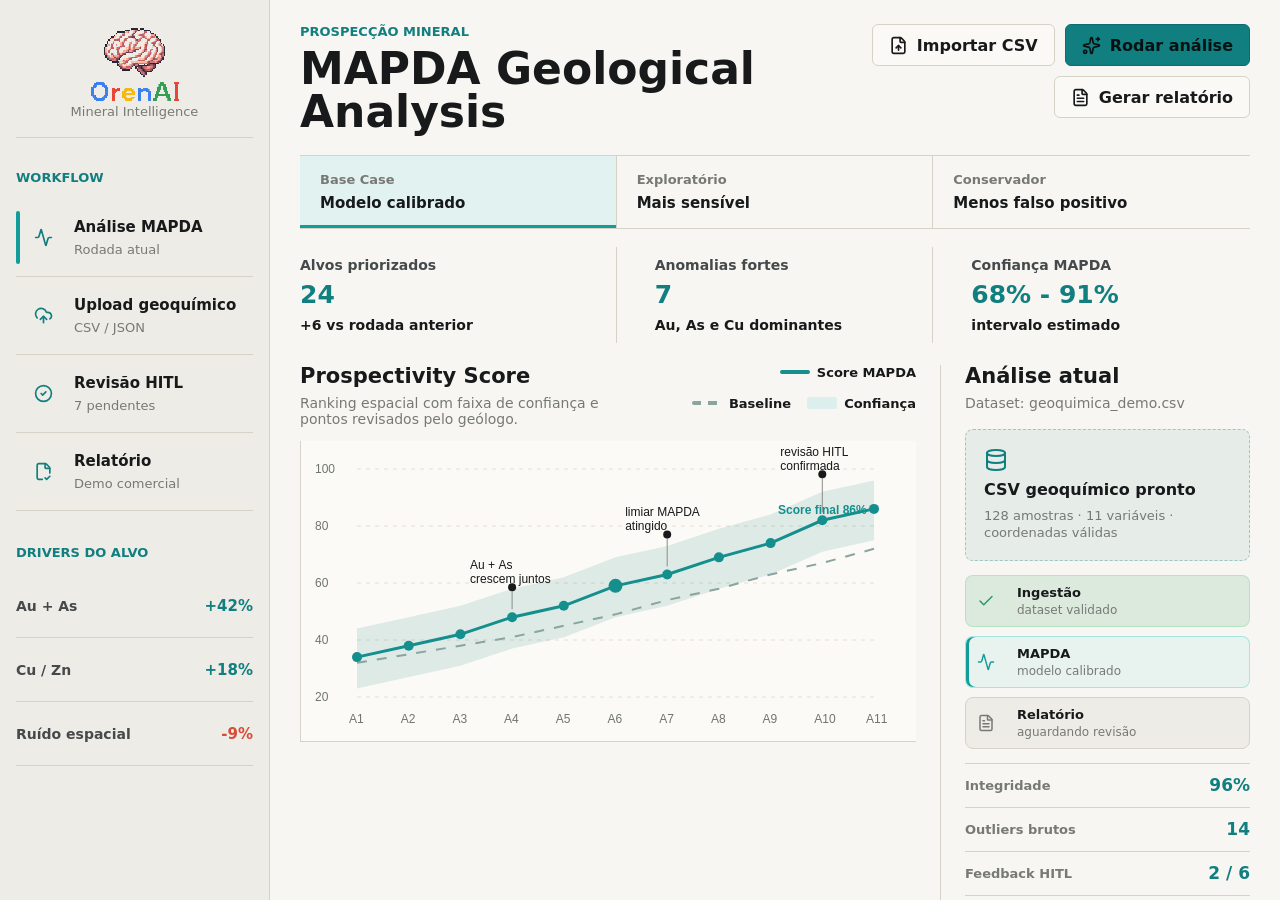
<file: Modelo De MVP/extracted_mvp/index.html>
<!doctype html>
<html lang="pt-BR">
  <head>
    <meta charset="utf-8" />
    <meta name="viewport" content="width=device-width, initial-scale=1" />
    <title>OrenAI | MAPDA Preview</title>
    <link rel="stylesheet" href="./styles.css" />
  </head>
  <body>
    <div class="browser-frame" aria-label="Prévia web OrenAI">
      <div class="app-shell">
        <aside class="sidebar" aria-label="Fluxo OrenAI">
          <div class="brand">
            <div class="brand-mark">
              <img src="./assets/orenai-logo.png?v=4" alt="OrenAI" />
            </div>
            <span>Mineral Intelligence</span>
          </div>

          <section class="sidebar-section">
            <p class="eyebrow">Workflow</p>
            <button class="nav-item active" type="button" data-view="analysis">
              <i data-lucide="activity"></i>
              <span>
                <strong>Análise MAPDA</strong>
                <small>Rodada atual</small>
              </span>
            </button>
            <button class="nav-item" type="button" data-view="upload">
              <i data-lucide="upload-cloud"></i>
              <span>
                <strong>Upload geoquímico</strong>
                <small>CSV / JSON</small>
              </span>
            </button>
            <button class="nav-item" type="button" data-view="review">
              <i data-lucide="check-circle-2"></i>
              <span>
                <strong>Revisão HITL</strong>
                <small>7 pendentes</small>
              </span>
            </button>
            <button class="nav-item" type="button" data-view="report">
              <i data-lucide="file-check-2"></i>
              <span>
                <strong>Relatório</strong>
                <small>Demo comercial</small>
              </span>
            </button>
          </section>

          <section class="sidebar-section drivers">
            <p class="eyebrow">Drivers do alvo</p>
            <article>
              <span>Au + As</span>
              <strong>+42%</strong>
            </article>
            <article>
              <span>Cu / Zn</span>
              <strong>+18%</strong>
            </article>
            <article>
              <span>Ruído espacial</span>
              <strong class="negative">-9%</strong>
            </article>
          </section>
        </aside>

        <main class="main-panel">
          <header class="page-header">
            <div>
              <p class="section-label">Prospecção mineral</p>
              <h1>MAPDA Geological Analysis</h1>
            </div>
            <div class="header-actions">
              <button class="ghost-button" type="button" id="uploadButton">
                <i data-lucide="file-up"></i>
                Importar CSV
              </button>
              <button class="primary-button" type="button" id="runAnalysisButton">
                <i data-lucide="sparkles"></i>
                Rodar análise
              </button>
              <button class="ghost-button" type="button" id="reportButton">
                <i data-lucide="file-text"></i>
                Gerar relatório
              </button>
              <input id="fileInput" type="file" accept=".csv,.json" hidden />
            </div>
          </header>

          <section class="scenario-strip" aria-label="Cenários de análise">
            <button class="scenario-option active" type="button" data-scenario="base">
              <span>Base Case</span>
              <strong>Modelo calibrado</strong>
            </button>
            <button class="scenario-option" type="button" data-scenario="upside">
              <span>Exploratório</span>
              <strong>Mais sensível</strong>
            </button>
            <button class="scenario-option" type="button" data-scenario="conservative">
              <span>Conservador</span>
              <strong>Menos falso positivo</strong>
            </button>
          </section>

          <section class="metric-row" aria-label="Indicadores principais">
            <article>
              <span>Alvos priorizados</span>
              <strong id="targetCount">24</strong>
              <small>+6 vs rodada anterior</small>
            </article>
            <article>
              <span>Anomalias fortes</span>
              <strong id="strongCount">7</strong>
              <small>Au, As e Cu dominantes</small>
            </article>
            <article>
              <span>Confiança MAPDA</span>
              <strong id="confidenceRange">68% - 91%</strong>
              <small>intervalo estimado</small>
            </article>
          </section>

          <section class="dashboard-grid">
            <article class="chart-panel">
              <div class="panel-header">
                <div>
                  <h2>Prospectivity Score</h2>
                  <p>Ranking espacial com faixa de confiança e pontos revisados pelo geólogo.</p>
                </div>
                <div class="legend" aria-label="Legenda do gráfico">
                  <span><b class="line-dot"></b> Score MAPDA</span>
                  <span><b class="dash-dot"></b> Baseline</span>
                  <span><b class="range-dot"></b> Confiança</span>
                </div>
              </div>
              <div class="chart-wrap">
                <canvas id="prospectivityChart" width="980" height="380" aria-label="Gráfico de prospectividade"></canvas>
              </div>
            </article>

            <article class="summary-panel">
              <div class="panel-header compact">
                <div>
                  <h2>Análise atual</h2>
                  <p id="datasetName">Dataset: geoquímica_demo.csv</p>
                </div>
              </div>

              <div class="upload-drop" id="dropZone">
                <i data-lucide="database"></i>
                <strong>CSV geoquímico pronto</strong>
                <span id="datasetSummary">128 amostras · 11 variáveis · coordenadas válidas</span>
              </div>

              <div class="pipeline-list" aria-label="Pipeline da análise">
                <div class="pipeline-step done" data-step="upload">
                  <i data-lucide="check"></i>
                  <span>
                    <strong>Ingestão</strong>
                    <small>dataset validado</small>
                  </span>
                </div>
                <div class="pipeline-step active" data-step="analysis">
                  <i data-lucide="activity"></i>
                  <span>
                    <strong>MAPDA</strong>
                    <small>modelo calibrado</small>
                  </span>
                </div>
                <div class="pipeline-step" data-step="report">
                  <i data-lucide="file-text"></i>
                  <span>
                    <strong>Relatório</strong>
                    <small>aguardando revisão</small>
                  </span>
                </div>
              </div>

              <div class="quality-list">
                <div>
                  <span>Integridade</span>
                  <strong id="integrityScore">96%</strong>
                </div>
                <div>
                  <span>Outliers brutos</span>
                  <strong id="outlierCount">14</strong>
                </div>
                <div>
                  <span>Feedback HITL</span>
                  <strong id="reviewedCount">3 / 7</strong>
                </div>
              </div>

              <div class="report-card" id="reportCard">
                <span>Último evento</span>
                <p>MAPDA detectou concentração anômala em amostras com Au, As e Cu acima do background regional.</p>
              </div>
            </article>
          </section>

          <section class="terrain-grid" id="heatmap" aria-label="Mapa de calor e interpretação espacial">
            <article class="heatmap-panel">
              <div class="panel-header">
                <div>
                  <h2>Mapa de calor do terreno</h2>
                  <p>Simulação espacial com superfície 2D e leitura 3D do subsolo.</p>
                </div>
                <div class="map-toolbar">
                  <div class="map-controls" role="group" aria-label="Modo de visualizacao do terreno">
                    <button class="map-chip active" type="button" data-map-view="surface">Superficie 2D</button>
                    <button class="map-chip" type="button" data-map-view="subsurface">Subsolo 3D</button>
                  </div>
                  <div class="map-controls" role="group" aria-label="Camadas do mapa">
                    <button class="map-chip active" type="button" data-layer="prospectivity">Score</button>
                    <button class="map-chip" type="button" data-layer="geochemistry">Geoquimica</button>
                    <button class="map-chip" type="button" data-layer="risk">Risco</button>
                  </div>
                </div>
              </div>
              <div class="heatmap-wrap">
                <canvas id="terrainHeatmap" width="920" height="420" aria-label="Mapa de calor de superfície e subsolo"></canvas>
                <div id="subsurfaceViewport" class="subsurface-viewport" aria-label="Visualização 3D do subsolo" hidden></div>
              </div>
            </article>

            <article class="insight-panel">
              <div class="panel-header compact">
                <div>
                  <h2>Leitura executiva</h2>
                  <p>O que a demo quer provar em 2 minutos.</p>
                </div>
              </div>

              <div class="insight-list">
                <article>
                  <span class="insight-kicker">Zona A</span>
                  <strong>Hotspot norte-leste</strong>
                  <p>Score alto por coocorrência Au + As, baixa penalização de ruído e boa continuidade espacial.</p>
                </article>
                <article>
                  <span class="insight-kicker warning">Atenção</span>
                  <strong>Falso positivo provável</strong>
                  <p>Faixa sudoeste tem resposta química forte, mas baixa consistência entre amostras vizinhas.</p>
                </article>
                <article>
                  <span class="insight-kicker success">Próxima ação</span>
                  <strong>Revisar 7 amostras</strong>
                  <p>O geólogo confirma ou rejeita os alvos antes do relatório comercial.</p>
                </article>
              </div>
            </article>
          </section>

          <section class="table-panel" id="review">
            <div class="panel-header">
              <div>
                <h2>Alvos prioritários por amostra</h2>
                <p>Fila de revisão humana antes do relatório final.</p>
              </div>
              <button class="ghost-button small" type="button" id="resetButton">
                <i data-lucide="rotate-ccw"></i>
                Resetar revisão
              </button>
            </div>

            <div class="table-scroll">
              <table>
                <thead>
                  <tr>
                    <th>Amostra</th>
                    <th>Região</th>
                    <th>Score</th>
                    <th>Fatores SHAP</th>
                    <th>Status</th>
                    <th>Ação</th>
                  </tr>
                </thead>
                <tbody id="targetRows"></tbody>
              </table>
            </div>
          </section>
        </main>
      </div>
    </div>

    <dialog class="report-dialog" id="reportDialog" aria-labelledby="reportTitle">
      <form method="dialog">
        <div class="dialog-header">
          <div>
            <span class="section-label">Relatório simulado</span>
            <h2 id="reportTitle">OrenAI MAPDA Brief</h2>
          </div>
          <button class="icon-action" type="submit" aria-label="Fechar relatório">
            <i data-lucide="x"></i>
          </button>
        </div>

        <div class="report-summary" id="reportSummary"></div>

        <div class="dialog-actions">
          <button class="ghost-button" type="button" id="downloadReportButton">
            <i data-lucide="download"></i>
            Baixar .txt
          </button>
          <button class="primary-button" type="submit">
            <i data-lucide="check"></i>
            Fechar
          </button>
        </div>
      </form>
    </dialog>

    <div class="toast" id="toast" role="status" aria-live="polite"></div>

    <script type="importmap">
      {
        "imports": {
          "three": "./assets/three.module.js",
          "three/addons/": "./assets/three-addons/"
        }
      }
    </script>
    <script src="./assets/lucide.min.js"></script>
    <script src="./app.js"></script>
    <script type="module" src="./subsurface-three.js"></script>
  </body>
</html>
</file>
<file: Modelo De MVP/extracted_mvp/styles.css>
:root {
  color-scheme: light;
  --bg: #efeee9;
  --surface: #f7f6f2;
  --surface-soft: #eeece6;
  --surface-raised: #ffffff;
  --surface-selected: #e2f2f0;
  --sidebar-bg: #eeece7;
  --line: #d7d2c8;
  --line-soft: #e5dfd5;
  --ink: #17191b;
  --muted: #777975;
  --muted-strong: #45494a;
  --text-soft: #3e4244;
  --teal: #117e7f;
  --teal-dark: #0b6d6f;
  --teal-strong: #129c9a;
  --teal-soft: #dcefed;
  --blue: #3b7bea;
  --red: #d94b37;
  --red-soft: rgba(217, 75, 55, 0.13);
  --red-ink: #8e2d24;
  --amber: #c9872b;
  --amber-soft: rgba(201, 135, 43, 0.17);
  --amber-ink: #744b13;
  --green: #2b9b60;
  --green-soft: rgba(43, 155, 96, 0.13);
  --green-ink: #1f6d45;
  --heat-yellow: #ffd37a;
  --heat-orange: #f07a32;
  --heat-red: #bf241f;
  --heat-red-dark: #681413;
  --body-radial: radial-gradient(circle at 16% 18%, rgba(17, 126, 127, 0.08), transparent 25rem);
  --body-gradient: linear-gradient(135deg, #fbfaf6 0%, #e5e1d8 100%);
  --button-bg: #faf9f6;
  --button-hover: #efede7;
  --chart-bg: #fbfaf6;
  --chart-grid: #e5ded2;
  --chart-label: #6f746f;
  --chart-line: #158f8d;
  --chart-baseline: #8aa4a0;
  --chart-range: rgba(17, 126, 127, 0.13);
  --chart-annotation: #17191b;
  --chart-annotation-line: #8a8d87;
  --upload-bg: rgba(17, 126, 127, 0.07);
  --upload-border: rgba(17, 126, 127, 0.35);
  --report-bg: #ffffff;
  --chip-bg: #edf0f0;
  --table-head: #55595e;
  --toast-bg: rgba(255, 255, 255, 0.96);
  --toast-text: #1f2425;
  --shadow: 0 28px 80px rgba(31, 34, 34, 0.18);
}

* {
  box-sizing: border-box;
}

html {
  min-width: 320px;
}

body {
  min-height: 100vh;
  margin: 0;
  display: block;
  background: var(--body-radial), var(--body-gradient);
  color: var(--ink);
  font-family: Inter, ui-sans-serif, system-ui, -apple-system, BlinkMacSystemFont, "Segoe UI", sans-serif;
  letter-spacing: 0;
  overflow: hidden;
}

button,
input,
table {
  font: inherit;
}

button {
  cursor: pointer;
}

button:disabled {
  cursor: wait;
  opacity: 0.72;
}

.browser-frame {
  width: 100vw;
  height: 100vh;
  overflow: hidden;
  background: var(--surface);
  border: 0;
  border-radius: 0;
  box-shadow: none;
}

.app-shell {
  height: 100vh;
  min-height: 0;
  display: grid;
  grid-template-columns: 270px minmax(0, 1fr);
}

.sidebar {
  padding: 24px 16px 28px;
  overflow-y: auto;
  border-right: 1px solid var(--line);
  background: var(--sidebar-bg);
}

.brand {
  min-height: 114px;
  display: flex;
  flex-direction: column;
  align-items: center;
  justify-content: center;
  gap: 11px;
  padding: 0 2px 18px;
  border-bottom: 1px solid var(--line);
}

.brand-mark {
  width: 118px;
  height: 68px;
  display: grid;
  place-items: center;
}

.brand img {
  width: 92px;
  height: auto;
  object-fit: contain;
  image-rendering: pixelated;
}

.brand span {
  color: var(--muted);
  font-size: 13px;
  line-height: 1;
}

.sidebar-section {
  margin-top: 32px;
}

.eyebrow,
.section-label {
  margin: 0 0 14px;
  color: var(--teal);
  font-size: 13px;
  font-weight: 750;
  text-transform: uppercase;
}

.nav-item {
  position: relative;
  width: 100%;
  min-height: 78px;
  display: grid;
  grid-template-columns: 30px minmax(0, 1fr);
  align-items: center;
  gap: 10px;
  padding: 14px 12px 14px 18px;
  border: 0;
  border-bottom: 1px solid var(--line);
  background: transparent;
  color: var(--ink);
  text-align: left;
}

.nav-item::before {
  content: "";
  position: absolute;
  left: 0;
  top: 12px;
  bottom: 12px;
  width: 4px;
  border-radius: 999px;
  background: transparent;
}

.nav-item.active::before {
  background: var(--teal-strong);
}

.nav-item svg,
.ghost-button svg,
.primary-button svg {
  width: 19px;
  height: 19px;
  stroke-width: 2.1;
}

.nav-item svg {
  color: var(--teal);
}

.nav-item strong,
.nav-item small {
  display: block;
  overflow-wrap: anywhere;
}

.nav-item strong {
  font-size: 15px;
}

.nav-item small {
  margin-top: 6px;
  color: var(--muted);
  font-size: 13px;
}

.drivers {
  padding-top: 2px;
}

.drivers article {
  display: flex;
  min-height: 64px;
  align-items: center;
  justify-content: space-between;
  gap: 16px;
  border-bottom: 1px solid var(--line);
}

.drivers span {
  color: var(--muted-strong);
  font-size: 14px;
  font-weight: 650;
}

.drivers strong {
  color: var(--teal);
  font-size: 15px;
}

.drivers .negative {
  color: var(--red);
}

.main-panel {
  min-width: 0;
  padding: 24px 30px 28px;
  overflow-y: auto;
}

.page-header {
  display: flex;
  align-items: flex-start;
  justify-content: space-between;
  gap: 24px;
  padding-bottom: 22px;
}

.page-header h1 {
  margin: 0;
  font-size: clamp(30px, 4vw, 44px);
  line-height: 0.98;
  letter-spacing: 0;
  overflow-wrap: anywhere;
}

.section-label {
  margin-bottom: 8px;
}

.header-actions {
  display: flex;
  flex-wrap: wrap;
  justify-content: flex-end;
  gap: 10px;
}

.ghost-button,
.primary-button {
  min-height: 42px;
  display: inline-flex;
  align-items: center;
  justify-content: center;
  gap: 9px;
  padding: 0 16px;
  border-radius: 6px;
  border: 1px solid var(--line);
  background: var(--button-bg);
  color: var(--ink);
  font-weight: 750;
  white-space: nowrap;
}

.ghost-button:hover,
.scenario-option:hover,
.nav-item:hover {
  background: var(--button-hover);
}

.primary-button {
  border-color: var(--teal-dark);
  background: var(--teal);
  color: #061112;
}

.primary-button:hover {
  background: var(--teal-dark);
}

.small {
  min-height: 36px;
  padding-inline: 12px;
  font-size: 13px;
}

.scenario-strip {
  display: grid;
  grid-template-columns: repeat(3, minmax(0, 1fr));
  border-block: 1px solid var(--line);
}

.scenario-option {
  min-height: 72px;
  padding: 12px 20px;
  border: 0;
  border-right: 1px solid var(--line);
  background: transparent;
  text-align: left;
}

.scenario-option:last-child {
  border-right: 0;
}

.scenario-option span,
.scenario-option strong {
  display: block;
}

.scenario-option span {
  color: var(--muted);
  font-size: 13px;
  font-weight: 700;
}

.scenario-option strong {
  margin-top: 7px;
  color: var(--ink);
  font-size: 15px;
}

.scenario-option.active {
  background: var(--surface-selected);
  box-shadow: inset 0 -3px 0 var(--teal-strong);
}

.metric-row {
  display: grid;
  grid-template-columns: repeat(3, minmax(0, 1fr));
  margin: 18px 0 22px;
}

.metric-row article {
  min-height: 84px;
  padding: 10px 38px 10px 0;
  border-right: 1px solid var(--line);
}

.metric-row article + article {
  padding-left: 38px;
}

.metric-row article:last-child {
  border-right: 0;
}

.metric-row span,
.metric-row strong,
.metric-row small {
  display: block;
}

.metric-row span {
  margin-bottom: 8px;
  color: var(--muted-strong);
  font-size: 14px;
  font-weight: 750;
}

.metric-row strong {
  color: var(--teal);
  font-size: 25px;
  line-height: 1.1;
}

.metric-row small {
  margin-top: 8px;
  color: var(--ink);
  font-size: 14px;
  font-weight: 720;
}

.dashboard-grid {
  display: grid;
  grid-template-columns: minmax(0, 1fr) 310px;
  gap: 24px;
  align-items: stretch;
}

.chart-panel,
.summary-panel,
.table-panel {
  min-width: 0;
}

.panel-header {
  display: flex;
  align-items: flex-start;
  justify-content: space-between;
  gap: 18px;
  margin-bottom: 14px;
}

.panel-header.compact {
  margin-bottom: 18px;
}

.panel-header h2 {
  margin: 0;
  font-size: 21px;
  line-height: 1.1;
}

.panel-header p {
  margin: 7px 0 0;
  color: var(--muted);
  font-size: 14px;
}

.legend {
  display: flex;
  flex-wrap: wrap;
  justify-content: flex-end;
  gap: 16px;
  color: var(--ink);
  font-size: 13px;
  font-weight: 740;
}

.legend span {
  display: inline-flex;
  align-items: center;
  gap: 7px;
  white-space: nowrap;
}

.line-dot,
.dash-dot,
.range-dot {
  width: 30px;
  height: 4px;
  display: inline-block;
  border-radius: 999px;
  background: var(--chart-line);
}

.dash-dot {
  background: repeating-linear-gradient(90deg, var(--chart-baseline) 0 9px, transparent 9px 16px);
}

.range-dot {
  height: 12px;
  background: var(--teal-soft);
  border-radius: 2px;
}

.chart-wrap {
  min-height: 300px;
  border-left: 1px solid var(--line);
  border-bottom: 1px solid var(--line);
  background: var(--chart-bg);
}

canvas {
  width: 100%;
  height: 300px;
  display: block;
}

.summary-panel {
  padding-left: 24px;
  border-left: 1px solid var(--line);
}

.upload-drop {
  min-height: 112px;
  display: grid;
  align-content: center;
  gap: 8px;
  padding: 18px;
  border: 1px dashed var(--upload-border);
  border-radius: 8px;
  background: var(--upload-bg);
}

.upload-drop svg {
  width: 24px;
  height: 24px;
  color: var(--teal);
}

.upload-drop strong {
  font-size: 16px;
}

.upload-drop span {
  color: var(--muted);
  font-size: 13px;
  line-height: 1.35;
}

.quality-list {
  margin-top: 14px;
  border-top: 1px solid var(--line);
}

.pipeline-list {
  display: grid;
  gap: 9px;
  margin-top: 14px;
}

.pipeline-step {
  min-height: 48px;
  display: grid;
  grid-template-columns: 30px minmax(0, 1fr);
  align-items: center;
  gap: 10px;
  padding: 9px 11px;
  border: 1px solid var(--line);
  border-radius: 8px;
  background: var(--surface-soft);
  color: var(--muted-strong);
}

.pipeline-step svg {
  width: 18px;
  height: 18px;
  color: var(--muted);
}

.pipeline-step strong,
.pipeline-step small {
  display: block;
}

.pipeline-step strong {
  color: var(--ink);
  font-size: 13px;
}

.pipeline-step small {
  margin-top: 3px;
  color: var(--muted);
  font-size: 12px;
}

.pipeline-step.done {
  border-color: rgba(98, 211, 148, 0.32);
  background: var(--green-soft);
}

.pipeline-step.done svg {
  color: var(--green);
}

.pipeline-step.active {
  border-color: rgba(72, 209, 206, 0.42);
  background: rgba(72, 209, 206, 0.08);
  box-shadow: inset 3px 0 0 var(--teal-strong);
}

.pipeline-step.active svg {
  color: var(--teal-strong);
}

.quality-list div {
  min-height: 44px;
  display: flex;
  align-items: center;
  justify-content: space-between;
  gap: 14px;
  border-bottom: 1px solid var(--line);
}

.quality-list span {
  color: var(--muted);
  font-size: 13px;
  font-weight: 700;
}

.quality-list strong {
  color: var(--teal);
  font-size: 17px;
}

.report-card {
  max-height: 86px;
  margin-top: 14px;
  padding: 13px 16px;
  overflow: hidden;
  border-radius: 8px;
  background: var(--report-bg);
  border: 1px solid var(--line-soft);
}

.report-card span {
  color: var(--teal);
  font-size: 12px;
  font-weight: 800;
  text-transform: uppercase;
}

.report-card p {
  margin: 6px 0 0;
  color: var(--text-soft);
  font-size: 14px;
  line-height: 1.45;
}

.terrain-grid {
  display: grid;
  grid-template-columns: 1fr;
  gap: 18px;
  align-items: stretch;
  margin-top: 24px;
}

.heatmap-panel,
.insight-panel {
  min-width: 0;
}

.heatmap-wrap {
  position: relative;
  min-height: 520px;
  overflow: hidden;
  border: 1px solid var(--line);
  border-radius: 8px;
  background:
    linear-gradient(135deg, rgba(201, 135, 43, 0.07), transparent 52%),
    var(--chart-bg);
}

#terrainHeatmap {
  width: 100%;
  height: 520px;
  display: block;
}

.subsurface-viewport {
  width: 100%;
  height: 520px;
  display: block;
  background:
    radial-gradient(circle at 52% 54%, rgba(240, 122, 50, 0.08), transparent 26rem),
    linear-gradient(135deg, rgba(255, 255, 255, 0.74), rgba(232, 226, 215, 0.54));
}

.subsurface-viewport canvas {
  width: 100%;
  height: 100%;
  display: block;
}

.heatmap-wrap[data-view="subsurface"] #terrainHeatmap {
  display: none;
}

.heatmap-wrap[data-view="surface"] .subsurface-viewport {
  display: none;
}

.subsurface-viewport[hidden] {
  display: none;
}

.map-toolbar {
  display: grid;
  gap: 8px;
  justify-items: end;
}

.map-controls {
  display: inline-flex;
  flex-wrap: wrap;
  gap: 8px;
  justify-content: flex-end;
}

.map-chip {
  min-height: 32px;
  padding: 0 11px;
  border: 1px solid var(--line);
  border-radius: 999px;
  background: var(--button-bg);
  color: var(--muted-strong);
  font-size: 12px;
  font-weight: 800;
}

.map-chip:hover,
.map-chip.active {
  border-color: rgba(17, 126, 127, 0.45);
  background: var(--surface-selected);
  color: var(--teal);
}

.insight-panel {
  padding-top: 2px;
}

.insight-list {
  display: grid;
  grid-template-columns: repeat(3, minmax(0, 1fr));
  gap: 13px;
}

.insight-list article {
  padding: 14px 15px;
  border: 1px solid var(--line);
  border-radius: 8px;
  background: var(--surface-soft);
}

.insight-kicker {
  display: inline-flex;
  min-height: 22px;
  align-items: center;
  padding: 0 8px;
  border-radius: 999px;
  background: var(--teal-soft);
  color: var(--teal-strong);
  font-size: 11px;
  font-weight: 850;
  text-transform: uppercase;
}

.insight-kicker.warning {
  background: var(--amber-soft);
  color: var(--amber-ink);
}

.insight-kicker.success {
  background: var(--green-soft);
  color: var(--green-ink);
}

.insight-list strong {
  display: block;
  margin-top: 10px;
  color: var(--ink);
  font-size: 15px;
}

.insight-list p {
  margin: 7px 0 0;
  color: var(--text-soft);
  font-size: 13px;
  line-height: 1.45;
}

.table-panel {
  margin-top: 24px;
}

.table-scroll {
  overflow-x: auto;
  border-top: 1px solid var(--line);
}

table {
  width: 100%;
  min-width: 900px;
  border-collapse: collapse;
}

th,
td {
  padding: 13px 16px;
  border-bottom: 1px solid var(--line-soft);
  text-align: left;
  vertical-align: middle;
  font-size: 14px;
}

th {
  color: var(--table-head);
  font-size: 12px;
  font-weight: 800;
  text-transform: uppercase;
}

td strong {
  color: var(--teal);
}

.factor-list {
  display: flex;
  flex-wrap: wrap;
  gap: 6px;
}

.factor-list span,
.status-badge {
  display: inline-flex;
  align-items: center;
  min-height: 24px;
  padding: 0 9px;
  border-radius: 999px;
  background: var(--chip-bg);
  color: var(--text-soft);
  font-size: 12px;
  font-weight: 760;
}

.factor-list span:nth-child(1) {
  background: var(--red-soft);
  color: var(--red-ink);
}

.factor-list span:nth-child(2) {
  background: var(--amber-soft);
  color: var(--amber-ink);
}

.factor-list span:nth-child(3) {
  background: var(--green-soft);
  color: var(--green-ink);
}

.status-badge.confirmado {
  background: var(--green-soft);
  color: var(--green-ink);
}

.status-badge.rejeitado {
  background: var(--red-soft);
  color: var(--red-ink);
}

.status-badge.pendente {
  background: var(--teal-soft);
  color: var(--teal-dark);
}

.row-actions {
  display: flex;
  gap: 7px;
}

.icon-action {
  width: 34px;
  height: 34px;
  display: inline-grid;
  place-items: center;
  border: 1px solid var(--line);
  border-radius: 6px;
  background: var(--button-bg);
  color: var(--text-soft);
}

.icon-action:hover {
  border-color: var(--teal);
  color: var(--teal);
}

.icon-action svg {
  width: 17px;
  height: 17px;
}

.toast {
  position: fixed;
  right: 24px;
  bottom: 24px;
  max-width: min(420px, calc(100vw - 32px));
  padding: 13px 15px;
  border: 1px solid var(--upload-border);
  border-radius: 8px;
  background: var(--toast-bg);
  box-shadow: 0 18px 50px rgba(0, 0, 0, 0.26);
  color: var(--toast-text);
  font-size: 14px;
  font-weight: 720;
  opacity: 0;
  transform: translateY(12px);
  pointer-events: none;
  transition: opacity 180ms ease, transform 180ms ease;
}

.toast.visible {
  opacity: 1;
  transform: translateY(0);
}

.report-dialog {
  width: min(720px, calc(100vw - 32px));
  padding: 0;
  border: 1px solid var(--line-soft);
  border-radius: 10px;
  background: var(--surface-raised);
  color: var(--ink);
  box-shadow: 0 28px 80px rgba(0, 0, 0, 0.5);
}

.report-dialog::backdrop {
  background: rgba(43, 39, 32, 0.28);
  backdrop-filter: blur(5px);
}

.report-dialog form {
  margin: 0;
  padding: 22px;
}

.dialog-header,
.dialog-actions {
  display: flex;
  align-items: flex-start;
  justify-content: space-between;
  gap: 16px;
}

.dialog-header h2 {
  margin: 0;
  font-size: 28px;
  line-height: 1;
}

.report-summary {
  display: grid;
  gap: 12px;
  margin: 20px 0;
}

.report-summary article {
  padding: 14px 15px;
  border: 1px solid var(--line);
  border-radius: 8px;
  background: var(--surface-soft);
}

.report-summary span {
  color: var(--teal);
  font-size: 12px;
  font-weight: 850;
  text-transform: uppercase;
}

.report-summary p {
  margin: 7px 0 0;
  color: var(--text-soft);
  font-size: 14px;
  line-height: 1.5;
}

.dialog-actions {
  align-items: center;
  justify-content: flex-end;
}

@media (max-width: 1180px) {
  .browser-frame {
    height: 100vh;
    min-height: 100vh;
  }

  .app-shell {
    height: 100vh;
    min-height: 0;
    grid-template-columns: 220px minmax(0, 1fr);
  }

  .sidebar,
  .main-panel {
    overflow-y: auto;
  }

  .brand img {
    width: 88px;
  }

  .dashboard-grid {
    grid-template-columns: 1fr;
  }

  .summary-panel,
  .insight-panel {
    padding-left: 0;
    border-left: 0;
  }

  .terrain-grid {
    grid-template-columns: 1fr;
  }
}

@media (max-width: 860px) {
  body {
    overflow: auto;
  }

  .browser-frame {
    height: auto;
  }

  .app-shell {
    height: auto;
    grid-template-columns: 1fr;
  }

  .sidebar {
    display: grid;
    grid-template-columns: 1fr;
    padding: 16px;
    border-right: 0;
    border-bottom: 1px solid var(--line);
  }

  .sidebar-section {
    margin-top: 18px;
  }

  .drivers {
    display: none;
  }

  .page-header,
  .panel-header {
    display: grid;
  }

  .header-actions,
  .legend,
  .map-controls,
  .dialog-actions {
    justify-content: flex-start;
  }

  .scenario-strip,
  .metric-row,
  .insight-list {
    grid-template-columns: 1fr;
  }

  .scenario-option,
  .metric-row article {
    border-right: 0;
    border-bottom: 1px solid var(--line);
  }

  .metric-row article,
  .metric-row article + article {
    min-height: 82px;
    padding: 12px 0;
  }

  .main-panel {
    padding: 20px 18px 24px;
  }

  #terrainHeatmap,
  .heatmap-wrap,
  .subsurface-viewport {
    min-height: 340px;
    height: 340px;
  }
}

@media (max-width: 560px) {
  .browser-frame {
    width: 100%;
    border-radius: 0;
  }

  .brand {
    min-height: 106px;
  }

  .brand-mark {
    width: 112px;
    height: 64px;
  }

  .page-header h1 {
    font-size: 27px;
    line-height: 1.08;
  }

  .ghost-button,
  .primary-button {
    width: 100%;
  }
}
</file>
